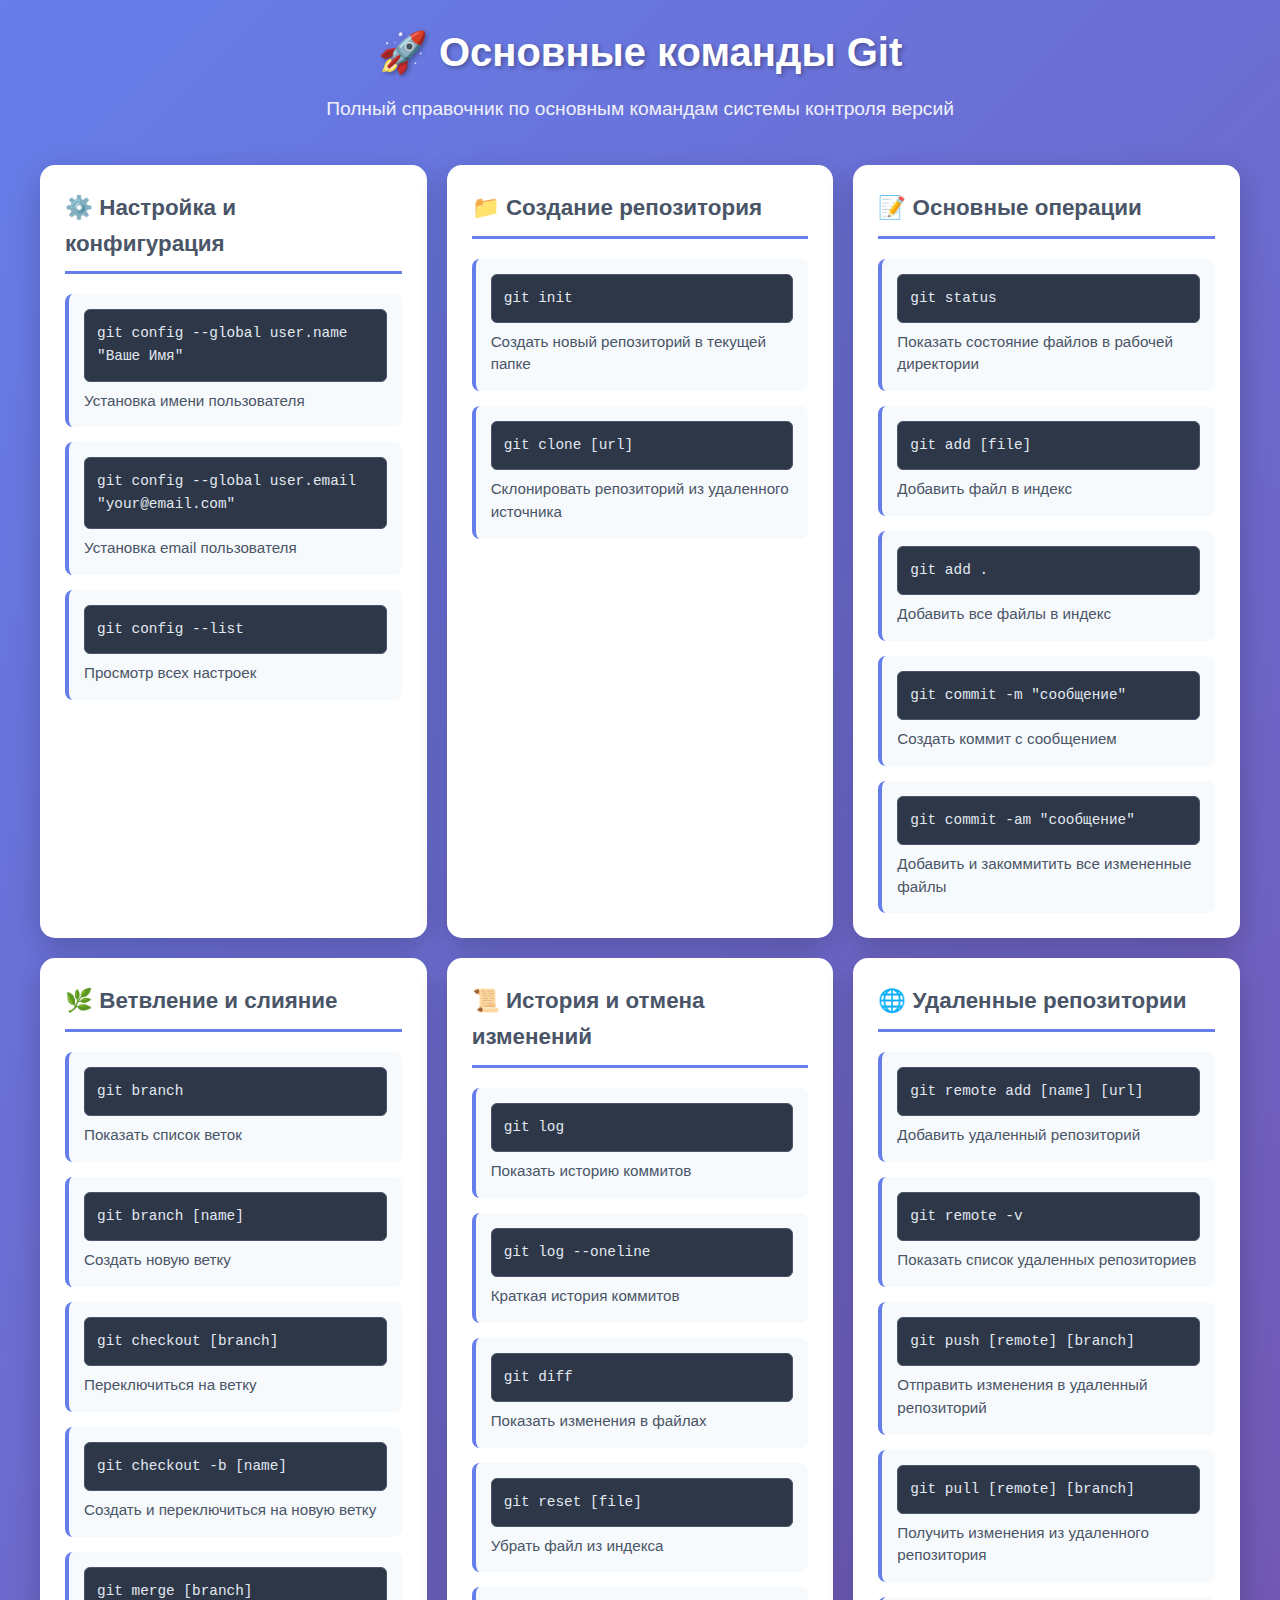
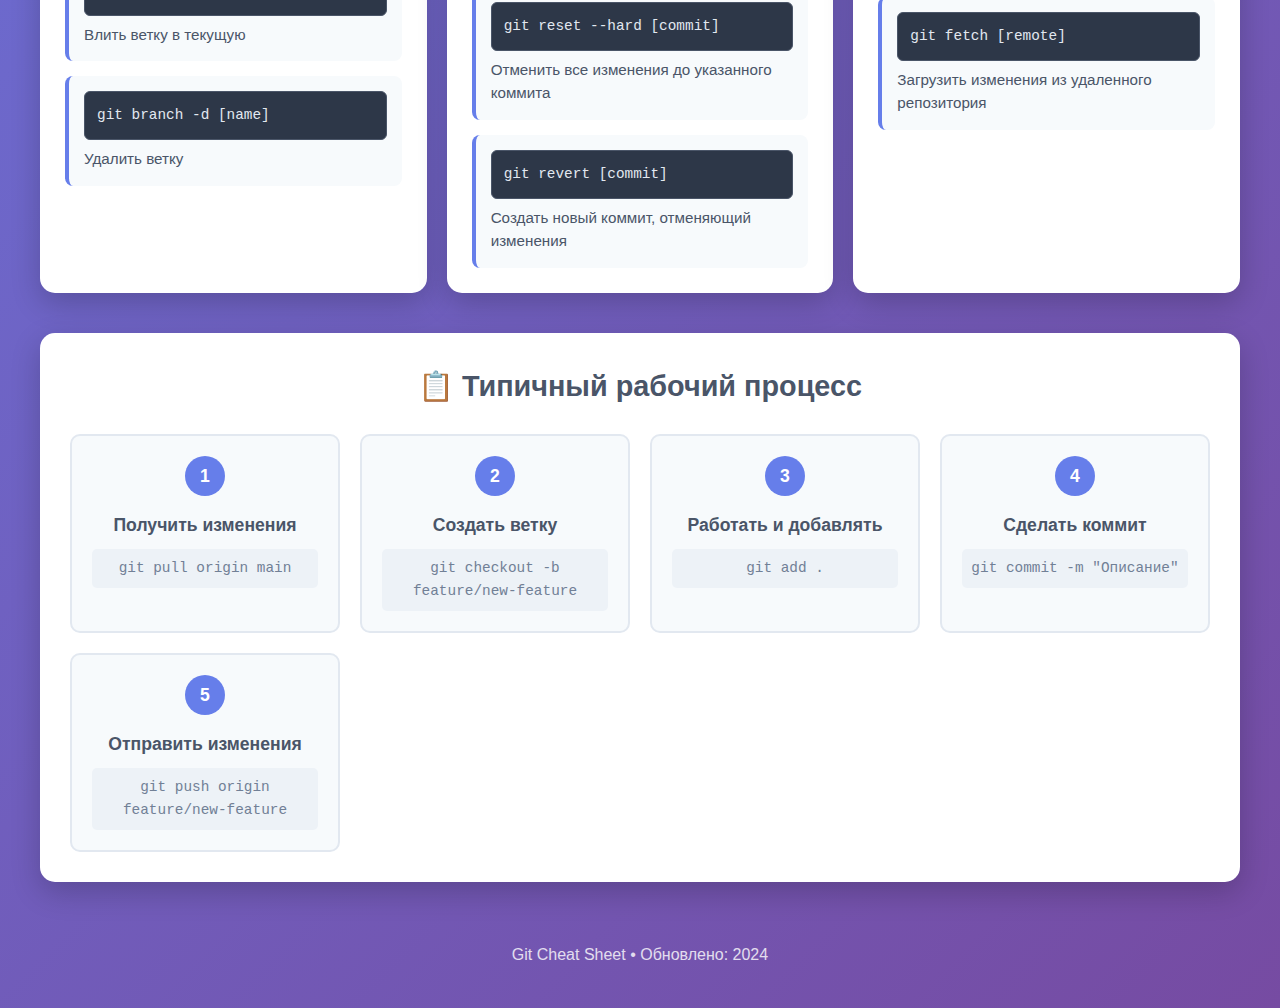
<file: index.html>
<!DOCTYPE html>
<html lang="ru">
<head>
    <meta charset="UTF-8">
    <meta name="viewport" content="width=device-width, initial-scale=1.0">
    <title>Основные команды Git</title>
    <link rel="stylesheet" href="common.css">
</head>
<body>
    <div class="container">
        <div class="header">
            <h1>🚀 Основные команды Git</h1>
            <p>Полный справочник по основным командам системы контроля версий</p>
        </div>

        <div class="commands-grid">
            <!-- Настройка и конфигурация -->
            <div class="category">
                <h2>⚙️ Настройка и конфигурация</h2>
                <div class="command">
                    <div class="command-code">git config --global user.name "Ваше Имя"</div>
                    <div class="command-desc">Установка имени пользователя</div>
                </div>
                <div class="command">
                    <div class="command-code">git config --global user.email "your@email.com"</div>
                    <div class="command-desc">Установка email пользователя</div>
                </div>
                <div class="command">
                    <div class="command-code">git config --list</div>
                    <div class="command-desc">Просмотр всех настроек</div>
                </div>
            </div>

            <!-- Создание репозитория -->
            <div class="category">
                <h2>📁 Создание репозитория</h2>
                <div class="command">
                    <div class="command-code">git init</div>
                    <div class="command-desc">Создать новый репозиторий в текущей папке</div>
                </div>
                <div class="command">
                    <div class="command-code">git clone [url]</div>
                    <div class="command-desc">Склонировать репозиторий из удаленного источника</div>
                </div>
            </div>

            <!-- Основные операции -->
            <div class="category">
                <h2>📝 Основные операции</h2>
                <div class="command">
                    <div class="command-code">git status</div>
                    <div class="command-desc">Показать состояние файлов в рабочей директории</div>
                </div>
                <div class="command">
                    <div class="command-code">git add [file]</div>
                    <div class="command-desc">Добавить файл в индекс</div>
                </div>
                <div class="command">
                    <div class="command-code">git add .</div>
                    <div class="command-desc">Добавить все файлы в индекс</div>
                </div>
                <div class="command">
                    <div class="command-code">git commit -m "сообщение"</div>
                    <div class="command-desc">Создать коммит с сообщением</div>
                </div>
                <div class="command">
                    <div class="command-code">git commit -am "сообщение"</div>
                    <div class="command-desc">Добавить и закоммитить все измененные файлы</div>
                </div>
            </div>

            <!-- Ветвление -->
            <div class="category">
                <h2>🌿 Ветвление и слияние</h2>
                <div class="command">
                    <div class="command-code">git branch</div>
                    <div class="command-desc">Показать список веток</div>
                </div>
                <div class="command">
                    <div class="command-code">git branch [name]</div>
                    <div class="command-desc">Создать новую ветку</div>
                </div>
                <div class="command">
                    <div class="command-code">git checkout [branch]</div>
                    <div class="command-desc">Переключиться на ветку</div>
                </div>
                <div class="command">
                    <div class="command-code">git checkout -b [name]</div>
                    <div class="command-desc">Создать и переключиться на новую ветку</div>
                </div>
                <div class="command">
                    <div class="command-code">git merge [branch]</div>
                    <div class="command-desc">Влить ветку в текущую</div>
                </div>
                <div class="command">
                    <div class="command-code">git branch -d [name]</div>
                    <div class="command-desc">Удалить ветку</div>
                </div>
            </div>

            <!-- История и отмена изменений -->
            <div class="category">
                <h2>📜 История и отмена изменений</h2>
                <div class="command">
                    <div class="command-code">git log</div>
                    <div class="command-desc">Показать историю коммитов</div>
                </div>
                <div class="command">
                    <div class="command-code">git log --oneline</div>
                    <div class="command-desc">Краткая история коммитов</div>
                </div>
                <div class="command">
                    <div class="command-code">git diff</div>
                    <div class="command-desc">Показать изменения в файлах</div>
                </div>
                <div class="command">
                    <div class="command-code">git reset [file]</div>
                    <div class="command-desc">Убрать файл из индекса</div>
                </div>
                <div class="command">
                    <div class="command-code">git reset --hard [commit]</div>
                    <div class="command-desc">Отменить все изменения до указанного коммита</div>
                </div>
                <div class="command">
                    <div class="command-code">git revert [commit]</div>
                    <div class="command-desc">Создать новый коммит, отменяющий изменения</div>
                </div>
            </div>

            <!-- Работа с удаленным репозиторием -->
            <div class="category">
                <h2>🌐 Удаленные репозитории</h2>
                <div class="command">
                    <div class="command-code">git remote add [name] [url]</div>
                    <div class="command-desc">Добавить удаленный репозиторий</div>
                </div>
                <div class="command">
                    <div class="command-code">git remote -v</div>
                    <div class="command-desc">Показать список удаленных репозиториев</div>
                </div>
                <div class="command">
                    <div class="command-code">git push [remote] [branch]</div>
                    <div class="command-desc">Отправить изменения в удаленный репозиторий</div>
                </div>
                <div class="command">
                    <div class="command-code">git pull [remote] [branch]</div>
                    <div class="command-desc">Получить изменения из удаленного репозитория</div>
                </div>
                <div class="command">
                    <div class="command-code">git fetch [remote]</div>
                    <div class="command-desc">Загрузить изменения из удаленного репозитория</div>
                </div>
            </div>
        </div>

        <div class="cheatsheet">
            <h2>📋 Типичный рабочий процесс</h2>
            <div class="workflow-steps">
                <div class="step">
                    <div class="step-number">1</div>
                    <div class="step-title">Получить изменения</div>
                    <div class="step-desc">git pull origin main</div>
                </div>
                <div class="step">
                    <div class="step-number">2</div>
                    <div class="step-title">Создать ветку</div>
                    <div class="step-desc">git checkout -b feature/new-feature</div>
                </div>
                <div class="step">
                    <div class="step-number">3</div>
                    <div class="step-title">Работать и добавлять</div>
                    <div class="step-desc">git add .</div>
                </div>
                <div class="step">
                    <div class="step-number">4</div>
                    <div class="step-title">Сделать коммит</div>
                    <div class="step-desc">git commit -m "Описание"</div>
                </div>
                <div class="step">
                    <div class="step-number">5</div>
                    <div class="step-title">Отправить изменения</div>
                    <div class="step-desc">git push origin feature/new-feature</div>
                </div>
            </div>
        </div>

        <div class="footer">
            <p>Git Cheat Sheet • Обновлено: 2024</p>
        </div>
    </div>
</body>
</html>
</file>
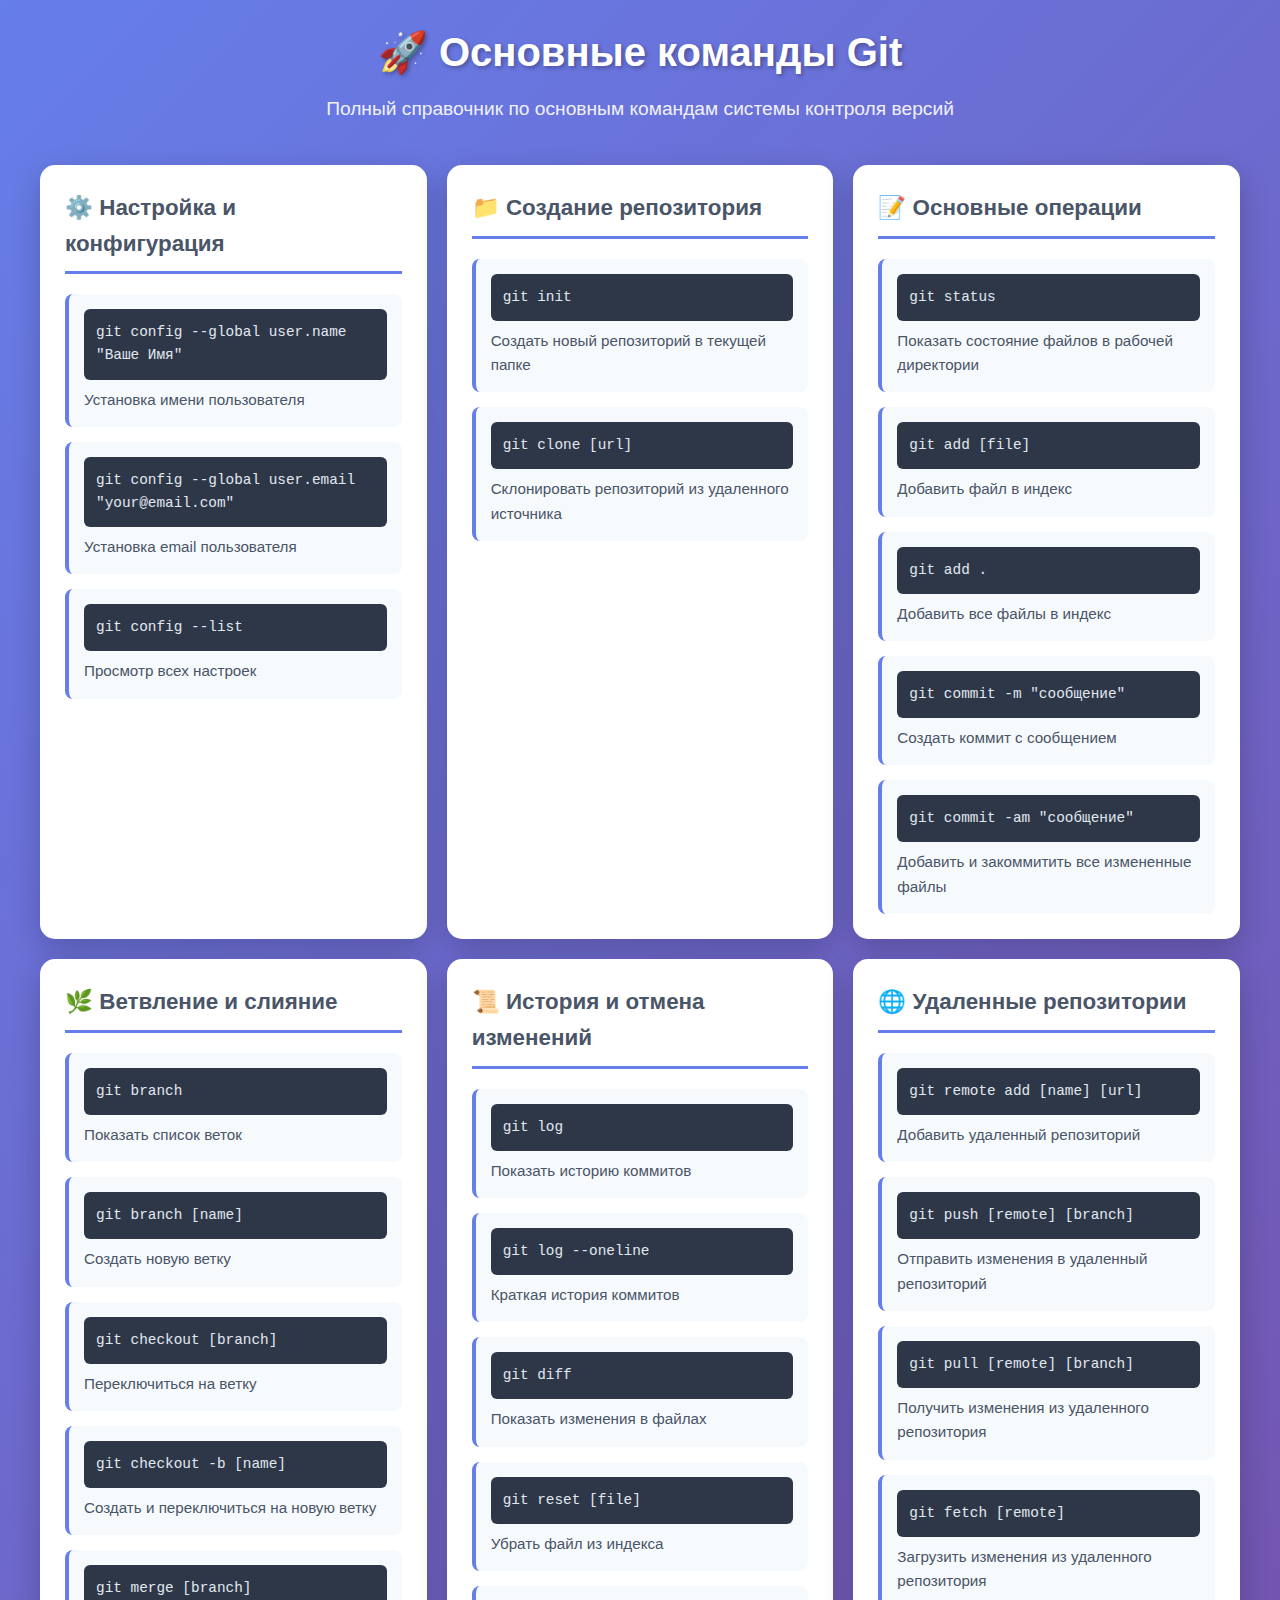
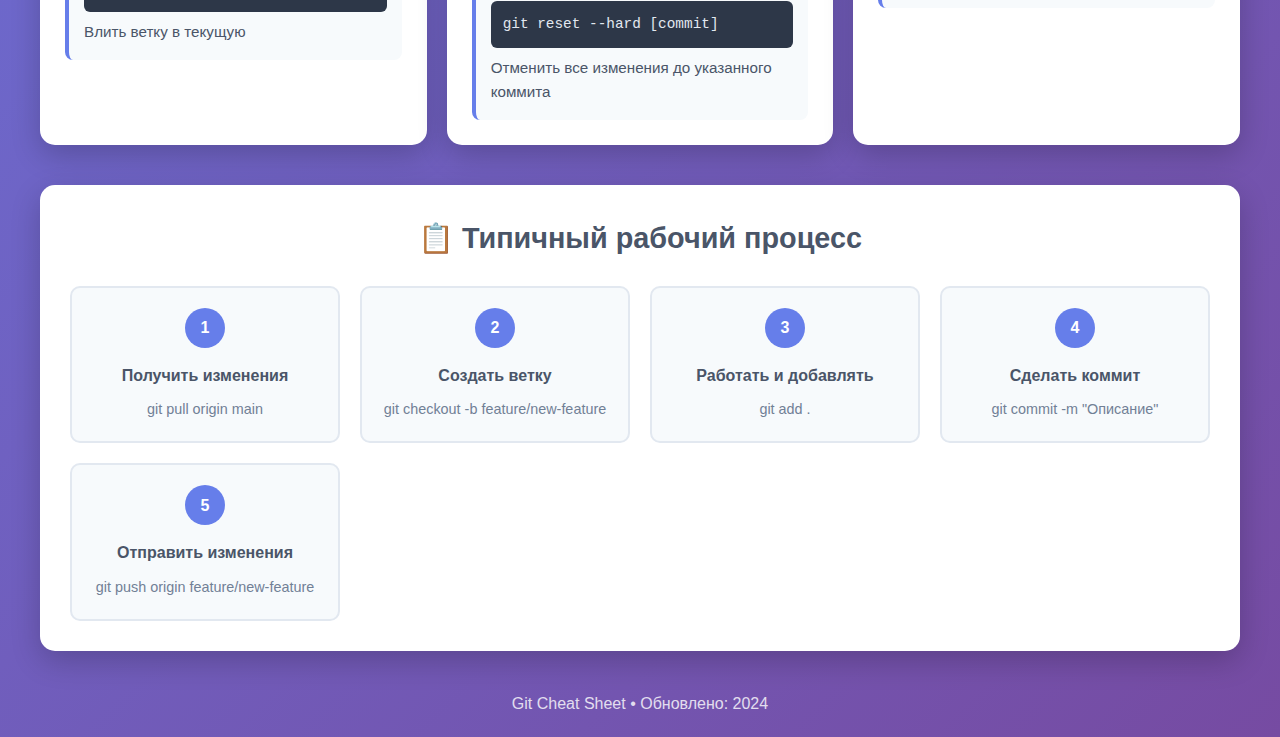
<file: main.html>
<!DOCTYPE html>
<html lang="ru">
<head>
    <meta charset="UTF-8">
    <meta name="viewport" content="width=device-width, initial-scale=1.0">
    <title>Основные команды Git</title>
    <style>
        * {
            margin: 0;
            padding: 0;
            box-sizing: border-box;
        }

        body {
            font-family: 'Segoe UI', Tahoma, Geneva, Verdana, sans-serif;
            line-height: 1.6;
            color: #333;
            background: linear-gradient(135deg, #667eea 0%, #764ba2 100%);
            min-height: 100vh;
            padding: 20px;
        }

        .container {
            max-width: 1200px;
            margin: 0 auto;
        }

        .header {
            text-align: center;
            margin-bottom: 40px;
            color: white;
        }

        .header h1 {
            font-size: 2.5rem;
            margin-bottom: 10px;
            text-shadow: 2px 2px 4px rgba(0,0,0,0.3);
        }

        .header p {
            font-size: 1.2rem;
            opacity: 0.9;
        }

        .commands-grid {
            display: grid;
            grid-template-columns: repeat(auto-fit, minmax(350px, 1fr));
            gap: 20px;
            margin-bottom: 40px;
        }

        .category {
            background: white;
            border-radius: 15px;
            padding: 25px;
            box-shadow: 0 10px 30px rgba(0,0,0,0.2);
            transition: transform 0.3s ease, box-shadow 0.3s ease;
        }

        .category:hover {
            transform: translateY(-5px);
            box-shadow: 0 15px 40px rgba(0,0,0,0.3);
        }

        .category h2 {
            color: #4a5568;
            border-bottom: 3px solid #667eea;
            padding-bottom: 10px;
            margin-bottom: 20px;
            font-size: 1.4rem;
        }

        .command {
            margin-bottom: 15px;
            padding: 15px;
            background: #f7fafc;
            border-radius: 8px;
            border-left: 4px solid #667eea;
        }

        .command:last-child {
            margin-bottom: 0;
        }

        .command-code {
            background: #2d3748;
            color: #e2e8f0;
            padding: 12px;
            border-radius: 6px;
            font-family: 'Courier New', monospace;
            margin-bottom: 8px;
            font-size: 0.9rem;
            overflow-x: auto;
        }

        .command-desc {
            color: #4a5568;
            font-size: 0.95rem;
        }

        .cheatsheet {
            background: white;
            border-radius: 15px;
            padding: 30px;
            box-shadow: 0 10px 30px rgba(0,0,0,0.2);
        }

        .cheatsheet h2 {
            color: #4a5568;
            text-align: center;
            margin-bottom: 25px;
            font-size: 1.8rem;
        }

        .workflow-steps {
            display: grid;
            grid-template-columns: repeat(auto-fit, minmax(250px, 1fr));
            gap: 20px;
        }

        .step {
            text-align: center;
            padding: 20px;
            background: #f7fafc;
            border-radius: 10px;
            border: 2px solid #e2e8f0;
        }

        .step-number {
            background: #667eea;
            color: white;
            width: 40px;
            height: 40px;
            border-radius: 50%;
            display: flex;
            align-items: center;
            justify-content: center;
            margin: 0 auto 15px;
            font-weight: bold;
        }

        .step-title {
            font-weight: bold;
            color: #4a5568;
            margin-bottom: 10px;
        }

        .step-desc {
            color: #718096;
            font-size: 0.9rem;
        }

        @media (max-width: 768px) {
            .commands-grid {
                grid-template-columns: 1fr;
            }
            
            .header h1 {
                font-size: 2rem;
            }
        }

        .footer {
            text-align: center;
            color: white;
            margin-top: 40px;
            opacity: 0.8;
        }
    </style>
</head>
<body>
    <div class="container">
        <div class="header">
            <h1>🚀 Основные команды Git</h1>
            <p>Полный справочник по основным командам системы контроля версий</p>
        </div>

        <div class="commands-grid">
            <!-- Настройка и конфигурация -->
            <div class="category">
                <h2>⚙️ Настройка и конфигурация</h2>
                <div class="command">
                    <div class="command-code">git config --global user.name "Ваше Имя"</div>
                    <div class="command-desc">Установка имени пользователя</div>
                </div>
                <div class="command">
                    <div class="command-code">git config --global user.email "your@email.com"</div>
                    <div class="command-desc">Установка email пользователя</div>
                </div>
                <div class="command">
                    <div class="command-code">git config --list</div>
                    <div class="command-desc">Просмотр всех настроек</div>
                </div>
            </div>

            <!-- Создание репозитория -->
            <div class="category">
                <h2>📁 Создание репозитория</h2>
                <div class="command">
                    <div class="command-code">git init</div>
                    <div class="command-desc">Создать новый репозиторий в текущей папке</div>
                </div>
                <div class="command">
                    <div class="command-code">git clone [url]</div>
                    <div class="command-desc">Склонировать репозиторий из удаленного источника</div>
                </div>
            </div>

            <!-- Основные операции -->
            <div class="category">
                <h2>📝 Основные операции</h2>
                <div class="command">
                    <div class="command-code">git status</div>
                    <div class="command-desc">Показать состояние файлов в рабочей директории</div>
                </div>
                <div class="command">
                    <div class="command-code">git add [file]</div>
                    <div class="command-desc">Добавить файл в индекс</div>
                </div>
                <div class="command">
                    <div class="command-code">git add .</div>
                    <div class="command-desc">Добавить все файлы в индекс</div>
                </div>
                <div class="command">
                    <div class="command-code">git commit -m "сообщение"</div>
                    <div class="command-desc">Создать коммит с сообщением</div>
                </div>
                <div class="command">
                    <div class="command-code">git commit -am "сообщение"</div>
                    <div class="command-desc">Добавить и закоммитить все измененные файлы</div>
                </div>
            </div>

            <!-- Ветвление -->
            <div class="category">
                <h2>🌿 Ветвление и слияние</h2>
                <div class="command">
                    <div class="command-code">git branch</div>
                    <div class="command-desc">Показать список веток</div>
                </div>
                <div class="command">
                    <div class="command-code">git branch [name]</div>
                    <div class="command-desc">Создать новую ветку</div>
                </div>
                <div class="command">
                    <div class="command-code">git checkout [branch]</div>
                    <div class="command-desc">Переключиться на ветку</div>
                </div>
                <div class="command">
                    <div class="command-code">git checkout -b [name]</div>
                    <div class="command-desc">Создать и переключиться на новую ветку</div>
                </div>
                <div class="command">
                    <div class="command-code">git merge [branch]</div>
                    <div class="command-desc">Влить ветку в текущую</div>
                </div>
            </div>

            <!-- История и отмена изменений -->
            <div class="category">
                <h2>📜 История и отмена изменений</h2>
                <div class="command">
                    <div class="command-code">git log</div>
                    <div class="command-desc">Показать историю коммитов</div>
                </div>
                <div class="command">
                    <div class="command-code">git log --oneline</div>
                    <div class="command-desc">Краткая история коммитов</div>
                </div>
                <div class="command">
                    <div class="command-code">git diff</div>
                    <div class="command-desc">Показать изменения в файлах</div>
                </div>
                <div class="command">
                    <div class="command-code">git reset [file]</div>
                    <div class="command-desc">Убрать файл из индекса</div>
                </div>
                <div class="command">
                    <div class="command-code">git reset --hard [commit]</div>
                    <div class="command-desc">Отменить все изменения до указанного коммита</div>
                </div>
            </div>

            <!-- Работа с удаленным репозиторием -->
            <div class="category">
                <h2>🌐 Удаленные репозитории</h2>
                <div class="command">
                    <div class="command-code">git remote add [name] [url]</div>
                    <div class="command-desc">Добавить удаленный репозиторий</div>
                </div>
                <div class="command">
                    <div class="command-code">git push [remote] [branch]</div>
                    <div class="command-desc">Отправить изменения в удаленный репозиторий</div>
                </div>
                <div class="command">
                    <div class="command-code">git pull [remote] [branch]</div>
                    <div class="command-desc">Получить изменения из удаленного репозитория</div>
                </div>
                <div class="command">
                    <div class="command-code">git fetch [remote]</div>
                    <div class="command-desc">Загрузить изменения из удаленного репозитория</div>
                </div>
            </div>
        </div>

        <div class="cheatsheet">
            <h2>📋 Типичный рабочий процесс</h2>
            <div class="workflow-steps">
                <div class="step">
                    <div class="step-number">1</div>
                    <div class="step-title">Получить изменения</div>
                    <div class="step-desc">git pull origin main</div>
                </div>
                <div class="step">
                    <div class="step-number">2</div>
                    <div class="step-title">Создать ветку</div>
                    <div class="step-desc">git checkout -b feature/new-feature</div>
                </div>
                <div class="step">
                    <div class="step-number">3</div>
                    <div class="step-title">Работать и добавлять</div>
                    <div class="step-desc">git add .</div>
                </div>
                <div class="step">
                    <div class="step-number">4</div>
                    <div class="step-title">Сделать коммит</div>
                    <div class="step-desc">git commit -m "Описание"</div>
                </div>
                <div class="step">
                    <div class="step-number">5</div>
                    <div class="step-title">Отправить изменения</div>
                    <div class="step-desc">git push origin feature/new-feature</div>
                </div>
            </div>
        </div>

        <div class="footer">
            <p>Git Cheat Sheet • Обновлено: 2024</p>
        </div>
    </div>
</body>
</html>
</file>
<file: common.css>
* {
    margin: 0;
    padding: 0;
    box-sizing: border-box;
}

body {
    font-family: 'Segoe UI', Tahoma, Geneva, Verdana, sans-serif;
    line-height: 1.6;
    color: #333;
    background: linear-gradient(135deg, #667eea 0%, #764ba2 100%);
    min-height: 100vh;
    padding: 20px;
}

.container {
    max-width: 1200px;
    margin: 0 auto;
}

.header {
    text-align: center;
    margin-bottom: 40px;
    color: white;
}

.header h1 {
    font-size: 2.5rem;
    margin-bottom: 10px;
    text-shadow: 2px 2px 4px rgba(0,0,0,0.3);
}

.header p {
    font-size: 1.2rem;
    opacity: 0.9;
}

.commands-grid {
    display: grid;
    grid-template-columns: repeat(auto-fit, minmax(350px, 1fr));
    gap: 20px;
    margin-bottom: 40px;
}

.category {
    background: white;
    border-radius: 15px;
    padding: 25px;
    box-shadow: 0 10px 30px rgba(0,0,0,0.2);
    transition: transform 0.3s ease, box-shadow 0.3s ease;
}

.category:hover {
    transform: translateY(-5px);
    box-shadow: 0 15px 40px rgba(0,0,0,0.3);
}

.category h2 {
    color: #4a5568;
    border-bottom: 3px solid #667eea;
    padding-bottom: 10px;
    margin-bottom: 20px;
    font-size: 1.4rem;
}

.command {
    margin-bottom: 15px;
    padding: 15px;
    background: #f7fafc;
    border-radius: 8px;
    border-left: 4px solid #667eea;
    transition: background-color 0.3s ease;
}

.command:hover {
    background: #edf2f7;
}

.command:last-child {
    margin-bottom: 0;
}

.command-code {
    background: #2d3748;
    color: #e2e8f0;
    padding: 12px;
    border-radius: 6px;
    font-family: 'Courier New', monospace;
    margin-bottom: 8px;
    font-size: 0.9rem;
    overflow-x: auto;
    border: 1px solid #4a5568;
}

.command-desc {
    color: #4a5568;
    font-size: 0.95rem;
    line-height: 1.5;
}

.cheatsheet {
    background: white;
    border-radius: 15px;
    padding: 30px;
    box-shadow: 0 10px 30px rgba(0,0,0,0.2);
    margin-bottom: 30px;
}

.cheatsheet h2 {
    color: #4a5568;
    text-align: center;
    margin-bottom: 25px;
    font-size: 1.8rem;
}

.workflow-steps {
    display: grid;
    grid-template-columns: repeat(auto-fit, minmax(250px, 1fr));
    gap: 20px;
}

.step {
    text-align: center;
    padding: 20px;
    background: #f7fafc;
    border-radius: 10px;
    border: 2px solid #e2e8f0;
    transition: all 0.3s ease;
}

.step:hover {
    border-color: #667eea;
    transform: scale(1.05);
}

.step-number {
    background: #667eea;
    color: white;
    width: 40px;
    height: 40px;
    border-radius: 50%;
    display: flex;
    align-items: center;
    justify-content: center;
    margin: 0 auto 15px;
    font-weight: bold;
    font-size: 1.1rem;
}

.step-title {
    font-weight: bold;
    color: #4a5568;
    margin-bottom: 10px;
    font-size: 1.1rem;
}

.step-desc {
    color: #718096;
    font-size: 0.9rem;
    font-family: 'Courier New', monospace;
    background: #edf2f7;
    padding: 8px;
    border-radius: 5px;
    margin-top: 5px;
}

.footer {
    text-align: center;
    color: white;
    margin-top: 40px;
    opacity: 0.8;
    padding: 20px;
}

.footer p {
    font-size: 1rem;
}

/* Анимации */
@keyframes fadeInUp {
    from {
        opacity: 0;
        transform: translateY(30px);
    }
    to {
        opacity: 1;
        transform: translateY(0);
    }
}

.category {
    animation: fadeInUp 0.6s ease-out;
}

.category:nth-child(2) {
    animation-delay: 0.1s;
}

.category:nth-child(3) {
    animation-delay: 0.2s;
}

.category:nth-child(4) {
    animation-delay: 0.3s;
}

.category:nth-child(5) {
    animation-delay: 0.4s;
}

.category:nth-child(6) {
    animation-delay: 0.5s;
}

/* Адаптивность */
@media (max-width: 768px) {
    .commands-grid {
        grid-template-columns: 1fr;
    }
    
    .header h1 {
        font-size: 2rem;
    }
    
    .header p {
        font-size: 1rem;
    }
    
    .category {
        padding: 20px;
    }
    
    .command-code {
        font-size: 0.85rem;
        padding: 10px;
    }
    
    .workflow-steps {
        grid-template-columns: 1fr;
    }
}

@media (max-width: 480px) {
    body {
        padding: 10px;
    }
    
    .header h1 {
        font-size: 1.7rem;
    }
    
    .category h2 {
        font-size: 1.2rem;
    }
    
    .cheatsheet h2 {
        font-size: 1.4rem;
    }
}

/* Скроллбар */
::-webkit-scrollbar {
    width: 8px;
    height: 8px;
}

::-webkit-scrollbar-track {
    background: #f1f1f1;
    border-radius: 10px;
}

::-webkit-scrollbar-thumb {
    background: #667eea;
    border-radius: 10px;
}

::-webkit-scrollbar-thumb:hover {
    background: #5a67d8;
}
</file>
